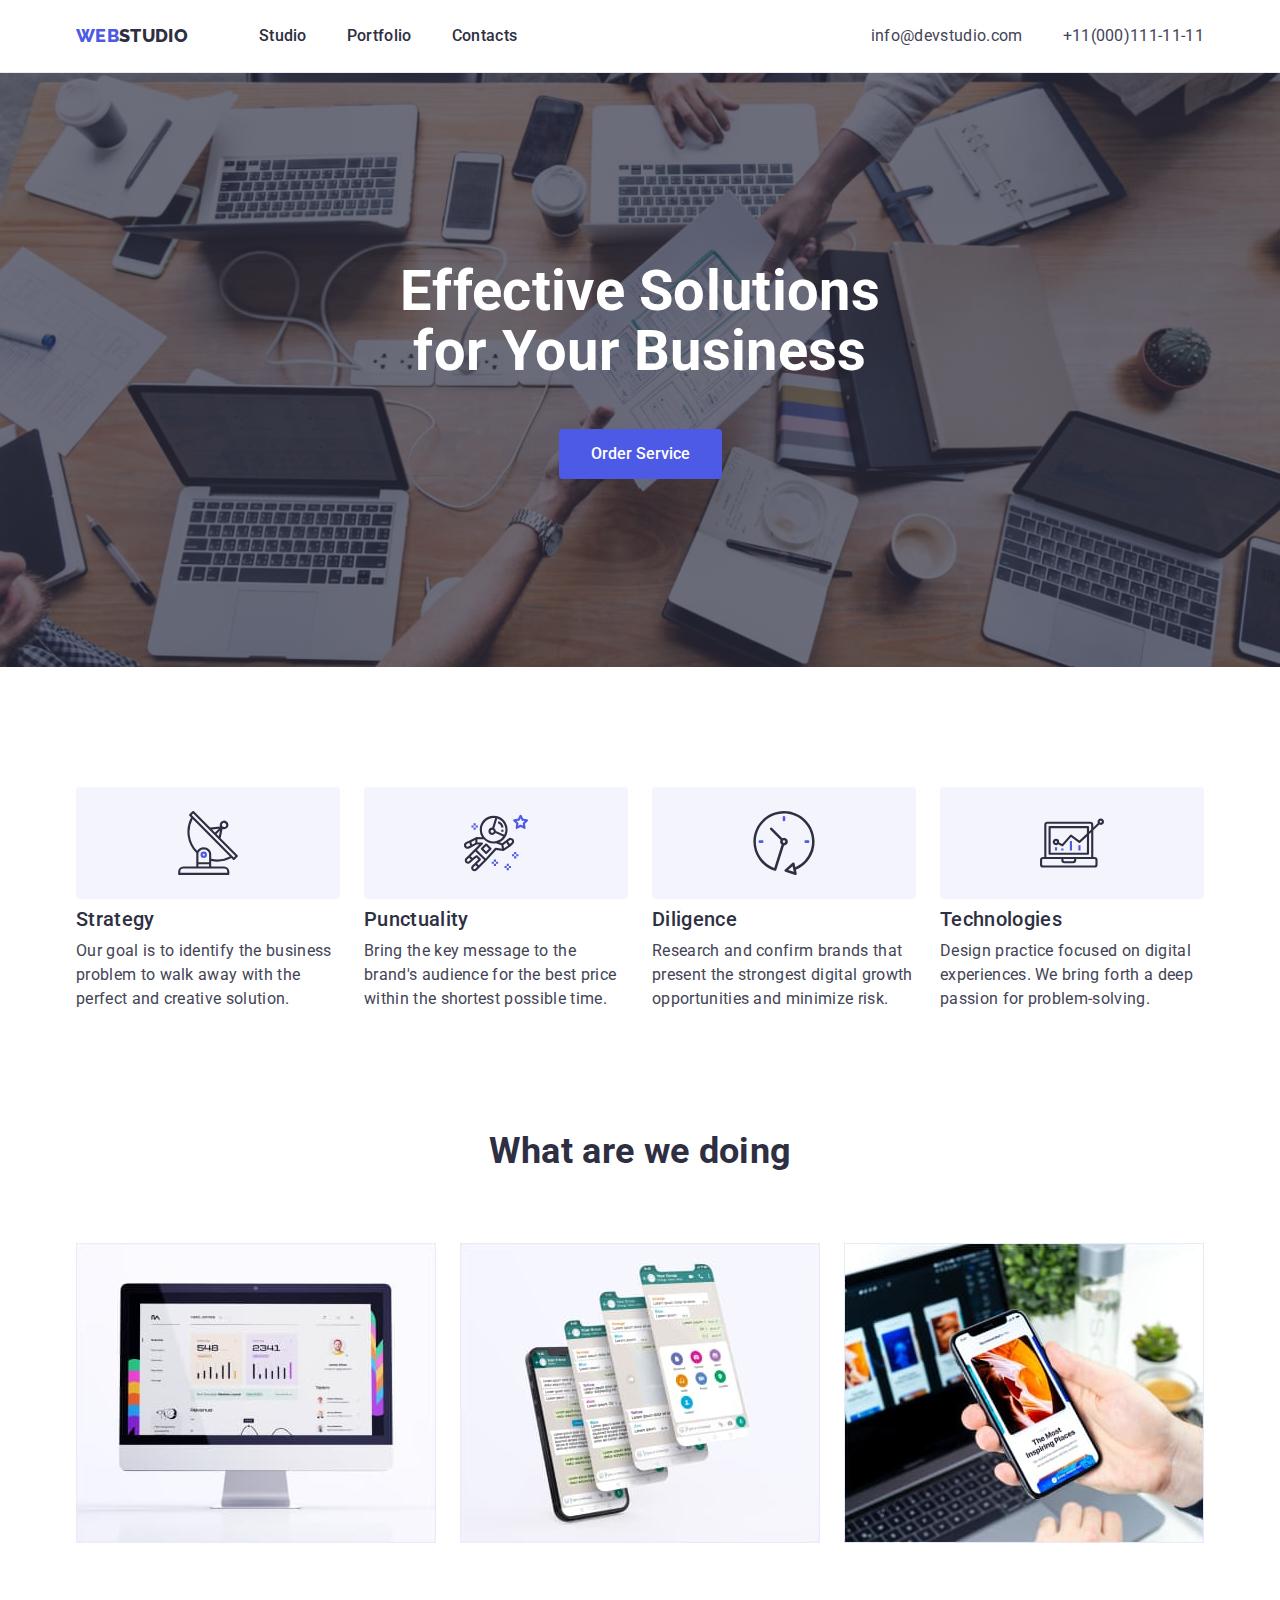
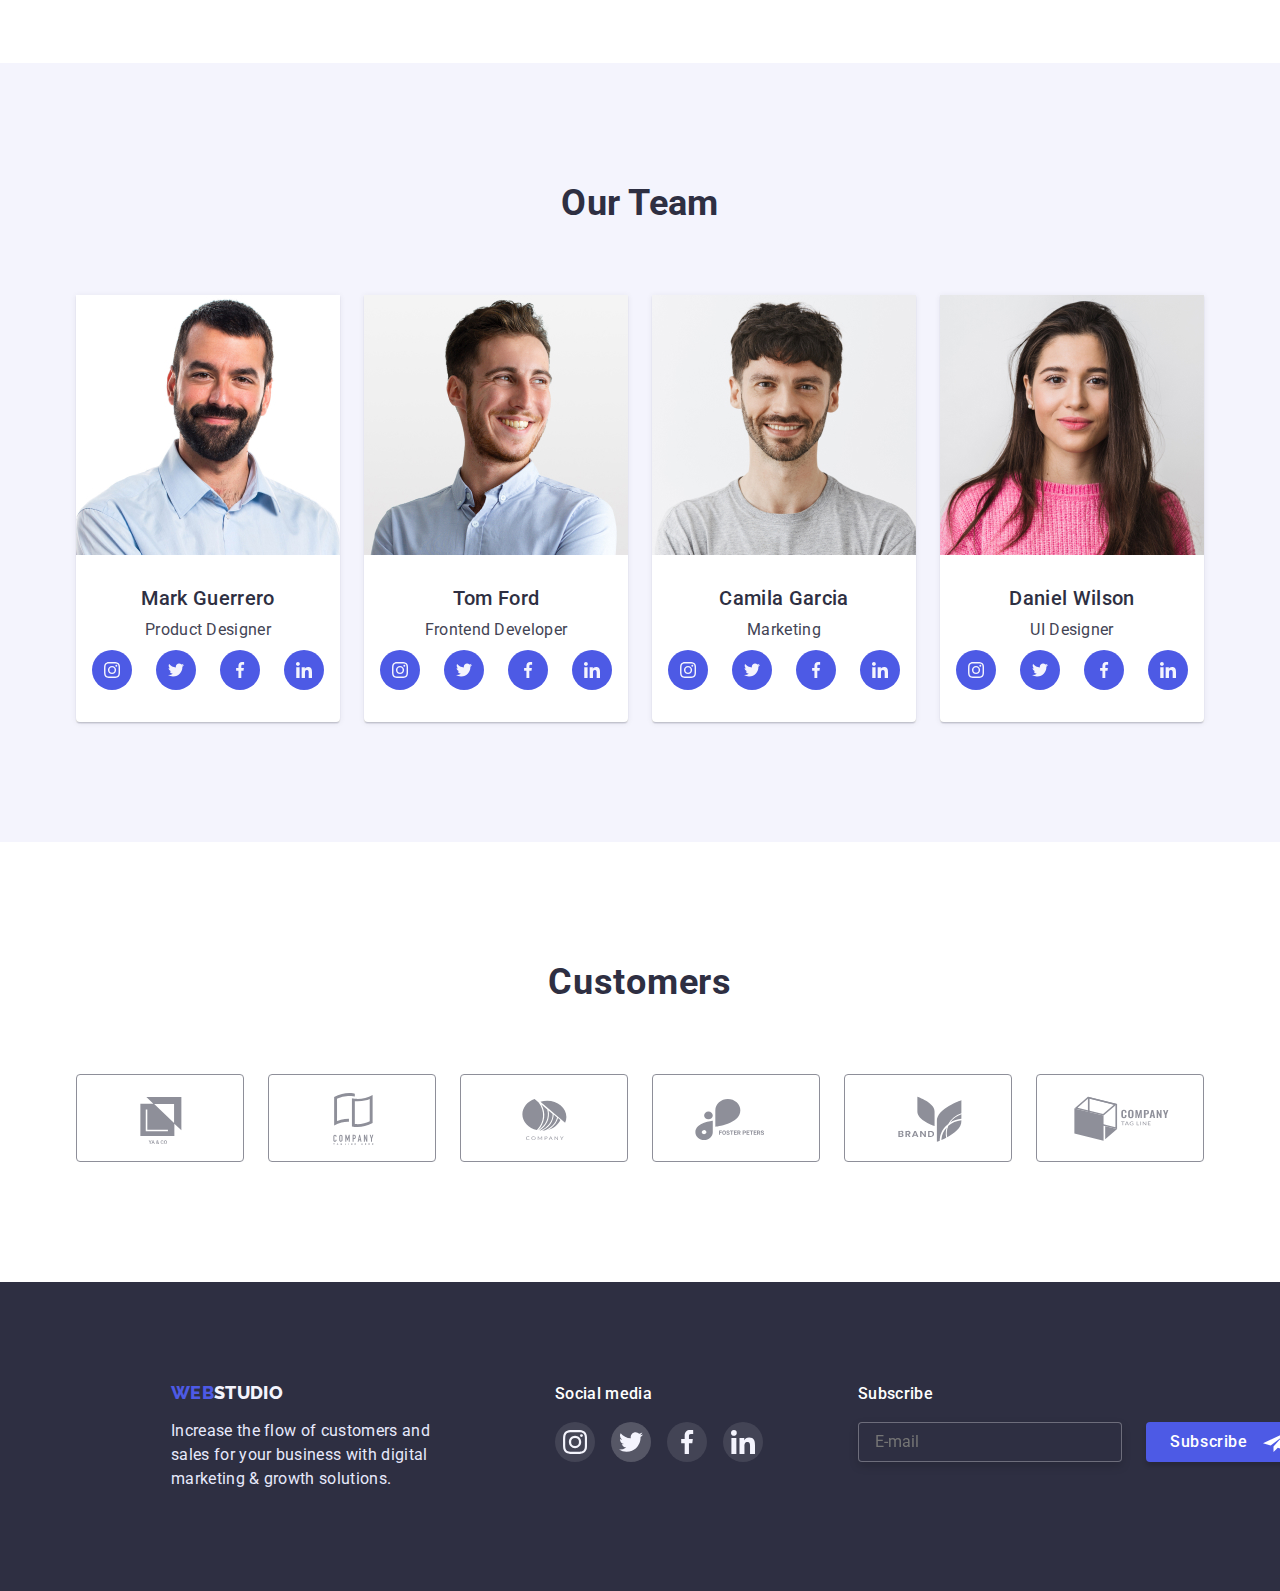
<file: index.html>
<!DOCTYPE html>
<html lang="en">
  <!-- Head -->
  <head>
    <meta charset="UTF-8" />
    <meta http-equiv="X-UA-Compatible" content="IE=edge" />
    <meta name="viewport" content="width=device-width, initial-scale=1.0" />
    <title>Webstudio</title>
    <link
      href="
          https://cdn.jsdelivr.net/npm/modern-normalize@1.1.0/modern-normalize.min.css"
      rel="stylesheet"
    />
    <link
      href="https://fonts.googleapis.com/css2?family=Roboto:wght@400;500;700;900&family=Raleway:wght@800&display=swap"
      rel="stylesheet"
    />
    <link rel="stylesheet" href="./css/styles.css" />
  </head>
  <body>
    <!-- HEADER -->
    <header class="header">
      <div class="container">
        <nav class="header-nav header-container">
          <a class="header-logo link" href="./index.html"
            >Web<span class="logo-studio">studio</span></a
          >
          <ul class="header-list list header-container">
            <li class="header-item">
              <a class="header-item-link link current" href="./index.html"
                >Studio</a
              >
            </li>
            <li class="header-item">
              <a class="header-item-link link" href="./portfolio.html"
                >Portfolio</a
              >
            </li>
            <li class="header-item">
              <a class="header-item-link link" href="">Contacts</a>
            </li>
          </ul>

          <address class="header-contacts">
            <ul class="header-contacts-list list header-container">
              <li class="contacts-item">
                <a
                  class="contacts-item-email link"
                  href="mailto:info@devstudio.com"
                  >info@devstudio.com</a
                >
              </li>
              <!-- email -->
              <li class="contacts-item header-container">
                <a class="contacts-item-tel link" href="tel:+110001111111"
                  >+11(000)111-11-11</a
                >
              </li>
              <!-- tel. number -->
            </ul>
          </address>
        </nav>
      </div>
    </header>
    <main>
      <!-- Hero -->

      <section class="hero">
        <div class="container">
          <h1 class="hero-main-title">Effective Solutions for Your Business</h1>
          <button class="hero-modal-btn" type="button" data-modal-open>
            Order Service
          </button>
        </div>
      </section>

      <!-- Description about company -->

      <section class="descr">
        <div class="container">
          <h2 hidden>Description</h2>
          <ul class="descr-list list">
            <li class="descr-item">
              <div class="icon">
                <svg class="descr-icon" width="64px" height="64px">
                  <use href="./img/icon/symbol-defs.svg#icon-antenna"></use>
                </svg>
              </div>
              <h3 class="descr-caption">Strategy</h3>
              <p class="descr-text">
                Our goal is to identify the business problem to walk away with
                the perfect and creative solution.
              </p>
            </li>
            <li class="descr-item">
              <div class="icon">
                <svg class="descr-icon" width="64px" height="64px">
                  <use href="./img/icon/symbol-defs.svg#icon-astronaut"></use>
                </svg>
              </div>
              <h3 class="descr-caption">Punctuality</h3>
              <p class="descr-text">
                Bring the key message to the brand's audience for the best price
                within the shortest possible time.
              </p>
            </li>
            <li class="descr-item">
              <div class="icon">
                <svg class="descr-icon" width="64px" height="64px">
                  <use href="./img/icon/symbol-defs.svg#icon-clock"></use>
                </svg>
              </div>
              <h3 class="descr-caption">Diligence</h3>
              <p class="descr-text">
                Research and confirm brands that present the strongest digital
                growth opportunities and minimize risk.
              </p>
            </li>
            <li class="descr-item">
              <div class="icon">
                <svg class="descr-icon" width="64px" height="64px">
                  <use href="./img/icon/symbol-defs.svg#icon-diagram"></use>
                </svg>
              </div>
              <h3 class="descr-caption">Technologies</h3>
              <p class="descr-text">
                Design practice focused on digital experiences. We bring forth a
                deep passion for problem-solving.
              </p>
            </li>
          </ul>
        </div>
      </section>

      <!-- Company Services -->

      <section class="services">
        <div class="container">
          <h2 class="services-title">What are we doing</h2>
          <ul class="services-list list">
            <li class="services-item">
              <img
                class="service-item-photo"
                src="./img/servises/servises-1.jpg"
                alt="computer screen"
                width="360"
                height="300"
              />
            </li>
            <li class="services-item">
              <img
                class="service-item-photo"
                src="./img/servises/servises-2.jpg"
                alt="screen telephone"
                width="360"
                height="300"
              />
            </li>
            <li class="services-item">
              <img
                class="service-item-photo"
                src="./img/servises/servises-3.jpg"
                alt="telephone with laptop"
                width="360"
                height="300"
              />
            </li>
          </ul>
        </div>
      </section>

      <!-- Team members -->

      <section class="team">
        <div class="container">
          <h2 class="team-subtitle">Our Team</h2>
          <ul class="team-list list">
            <li class="team-item">
              <div class="container-wrapper">
                <img
                  class="team-photo"
                  src="./img/team-members/team-member-1.jpg"
                  alt="smiling man"
                  width="264"
                  height="260"
                />
                <div class="bottom-part">
                  <h3 class="team-name">Mark Guerrero</h3>
                  <p class="team-position">Product Designer</p>
                  <ul class="team-social list">
                    <li class="team-social-item">
                      <a
                        class="social-link"
                        href="https://www.instagram.com/"
                        rel="noopener noreferrer"
                        aria-label="instagram link"
                      >
                        <svg class="social-icon" width="16px" height="16px">
                          <use
                            href="./img/icon/symbol-defs.svg#icon-instagram"
                          ></use>
                        </svg>
                      </a>
                    </li>
                    <li class="team-social-item">
                      <a
                        class="social-link"
                        href="https://twitter.com/Twitter"
                        rel="noopener noreferrer"
                        aria-label="Twitter link"
                      >
                        <svg class="social-icon" width="16px" height="16px">
                          <use
                            href="./img/icon/symbol-defs.svg#icon-twitter"
                          ></use>
                        </svg>
                      </a>
                    </li>
                    <li class="team-social-item">
                      <a
                        class="social-link"
                        href="https://www.facebook.com/"
                        rel="noopener noreferrer"
                        aria-label="Facebook link"
                      >
                        <svg class="social-icon" width="16px" height="16px">
                          <use
                            href="./img/icon/symbol-defs.svg#icon-facebook"
                          ></use>
                        </svg>
                      </a>
                    </li>
                    <li class="team-social-item">
                      <a
                        class="social-link"
                        href="https://www.linkedin.com/"
                        rel="noopener noreferrer"
                        aria-label="linkedin link"
                      >
                        <svg class="social-icon" width="16px" height="16px">
                          <use
                            href="./img/icon/symbol-defs.svg#icon-linkedin"
                          ></use>
                        </svg>
                      </a>
                    </li>
                  </ul>
                </div>
              </div>
            </li>
            <li class="team-item">
              <div class="container-wrapper">
                <img
                  class="team-photo"
                  src="./img/team-members/team-member-2.jpg"
                  alt="smaling man looking away"
                  width="264"
                  height="260"
                />
                <div class="bottom-part">
                  <h3 class="team-name">Tom Ford</h3>
                  <p class="team-position">Frontend Developer</p>
                  <ul class="team-social list">
                    <li class="team-social-item">
                      <a
                        class="social-link"
                        href="https://www.instagram.com/"
                        rel="noopener noreferrer"
                        aria-label="instagram link"
                      >
                        <svg class="social-icon" width="16px" height="16px">
                          <use
                            href="./img/icon/symbol-defs.svg#icon-instagram"
                          ></use>
                        </svg>
                      </a>
                    </li>
                    <li class="team-social-item">
                      <a
                        class="social-link"
                        href="https://twitter.com/Twitter"
                        rel="noopener noreferrer"
                        aria-label="Twitter link"
                      >
                        <svg class="social-icon" width="16px" height="16px">
                          <use
                            href="./img/icon/symbol-defs.svg#icon-twitter"
                          ></use>
                        </svg>
                      </a>
                    </li>
                    <li class="team-social-item">
                      <a
                        class="social-link"
                        href="https://www.facebook.com/"
                        rel="noopener noreferrer"
                        aria-label="Facebook link"
                      >
                        <svg class="social-icon" width="16px" height="16px">
                          <use
                            href="./img/icon/symbol-defs.svg#icon-facebook"
                          ></use>
                        </svg>
                      </a>
                    </li>
                    <li class="team-social-item">
                      <a
                        class="social-link"
                        href="https://www.linkedin.com/"
                        rel="noopener noreferrer"
                        aria-label="linkedin link"
                      >
                        <svg class="social-icon" width="16px" height="16px">
                          <use
                            href="./img/icon/symbol-defs.svg#icon-linkedin"
                          ></use>
                        </svg>
                      </a>
                    </li>
                  </ul>
                </div>
              </div>
            </li>
            <li class="team-item">
              <div class="container-wrapper">
                <img
                  class="team-photo"
                  src="./img/team-members/team-member-3.jpg"
                  alt="smiling girl in pink sweater"
                  width="264"
                  height="260"
                />
                <div class="bottom-part">
                  <h3 class="team-name">Camila Garcia</h3>
                  <p class="team-position">Marketing</p>
                  <ul class="team-social list">
                    <li class="team-social-item">
                      <a
                        class="social-link"
                        href="https://www.instagram.com/"
                        rel="noopener noreferrer"
                        aria-label="instagram link"
                      >
                        <svg class="social-icon" width="16px" height="16px">
                          <use
                            href="./img/icon/symbol-defs.svg#icon-instagram"
                          ></use>
                        </svg>
                      </a>
                    </li>
                    <li class="team-social-item">
                      <a
                        class="social-link"
                        href="https://twitter.com/Twitter"
                        rel="noopener noreferrer"
                        aria-label="Twitter link"
                      >
                        <svg class="social-icon" width="16px" height="16px">
                          <use
                            href="./img/icon/symbol-defs.svg#icon-twitter"
                          ></use>
                        </svg>
                      </a>
                    </li>
                    <li class="team-social-item">
                      <a
                        class="social-link"
                        href="https://www.facebook.com/"
                        rel="noopener noreferrer"
                        aria-label="Facebook link"
                      >
                        <svg class="social-icon" width="16px" height="16px">
                          <use
                            href="./img/icon/symbol-defs.svg#icon-facebook"
                          ></use>
                        </svg>
                      </a>
                    </li>
                    <li class="team-social-item">
                      <a
                        class="social-link"
                        href="https://www.linkedin.com/"
                        rel="noopener noreferrer"
                        aria-label="linkedin link"
                      >
                        <svg class="social-icon" width="16px" height="16px">
                          <use
                            href="./img/icon/symbol-defs.svg#icon-linkedin"
                          ></use>
                        </svg>
                      </a>
                    </li>
                  </ul>
                </div>
              </div>
            </li>
            <li class="team-item">
              <div class="container-wrapper">
                <img
                  class="team-photo"
                  src="./img/team-members/team-member-4.jpg"
                  alt="smiling beardet man"
                  width="264"
                  height="260"
                />
                <div class="bottom-part">
                  <h3 class="team-name">Daniel Wilson</h3>
                  <p class="team-position">UI Designer</p>
                  <ul class="team-social list">
                    <li class="team-social-item">
                      <a
                        class="social-link"
                        href="https://www.instagram.com/"
                        rel="noopener noreferrer"
                        aria-label="instagram link"
                      >
                        <svg class="social-icon" width="16px" height="16px">
                          <use
                            href="./img/icon/symbol-defs.svg#icon-instagram"
                          ></use>
                        </svg>
                      </a>
                    </li>
                    <li class="team-social-item">
                      <a
                        class="social-link"
                        href="https://twitter.com/Twitter"
                        rel="noopener noreferrer"
                        aria-label="Twitter link"
                      >
                        <svg class="social-icon" width="16px" height="16px">
                          <use
                            href="./img/icon/symbol-defs.svg#icon-twitter"
                          ></use>
                        </svg>
                      </a>
                    </li>
                    <li class="team-social-item">
                      <a
                        class="social-link"
                        href="https://www.facebook.com/"
                        rel="noopener noreferrer"
                        aria-label="Facebook link"
                      >
                        <svg class="social-icon" width="16px" height="16px">
                          <use
                            href="./img/icon/symbol-defs.svg#icon-facebook"
                          ></use>
                        </svg>
                      </a>
                    </li>
                    <li class="team-social-item">
                      <a
                        class="social-link"
                        href="https://www.linkedin.com/"
                        rel="noopener noreferrer"
                        aria-label="linkedin link"
                      >
                        <svg class="social-icon" width="16px" height="16px">
                          <use
                            href="./img/icon/symbol-defs.svg#icon-linkedin"
                          ></use>
                        </svg>
                      </a>
                    </li>
                  </ul>
                </div>
              </div>
            </li>
          </ul>
        </div>
      </section>

      <!-- customers -->

      <section class="customers">
        <div class="container">
          <h2 class="customers-title">Customers</h2>
          <ul class="customers-list list">
            <li class="customers-item">
              <a
                class="customers-link"
                href="#"
                rel="noopener noreferrer"
                aria-label="customer one"
              >
                <svg class="customers-icon" width="104px" height="56px">
                  <use href="./img/icon/symbol-defs.svg#icon-icon-1"></use>
                </svg>
              </a>
            </li>

            <li class="customers-item">
              <a
                class="customers-link"
                href="#"
                rel="noopener noreferrer"
                aria-label="customer two"
              >
                <svg class="customers-icon" width="104px" height="56px">
                  <use href="./img/icon/symbol-defs.svg#icon-icon-2"></use>
                </svg>
              </a>
            </li>
            <li class="customers-item">
              <a
                class="customers-link"
                href="#"
                rel="noopener noreferrer"
                aria-label="customer three"
              >
                <svg class="customers-icon" width="104px" height="56px">
                  <use href="./img/icon/symbol-defs.svg#icon-icon-3"></use>
                </svg>
              </a>
            </li>
            <li class="customers-item">
              <a
                class="customers-link"
                href="#"
                rel="noopener noreferrer"
                aria-label="customer four"
              >
                <svg class="customers-icon" width="104px" height="56px">
                  <use href="./img/icon/symbol-defs.svg#icon-icon-4"></use>
                </svg>
              </a>
            </li>
            <li class="customers-item">
              <a
                class="customers-link"
                href="#"
                rel="noopener noreferrer"
                aria-label="customer five"
              >
                <svg class="customers-icon" width="104px" height="56px">
                  <use href="./img/icon/symbol-defs.svg#icon-icon-5"></use>
                </svg>
              </a>
            </li>
            <li class="customers-item">
              <a
                class="customers-link"
                href="#"
                rel="noopener noreferrer"
                aria-label="customer six"
              >
                <svg class="customers-icon" width="104px" height="56px">
                  <use href="./img/icon/symbol-defs.svg#icon-icon-6"></use>
                </svg>
              </a>
            </li>
          </ul>
        </div>
      </section>
    </main>
    <!-- Footer -->
    <footer class="footer">
      <div class="footer-container container">
        <div class="footer-wrapper">
          <a class="footer-logo link" href="/"
            >Web<span class="footer-logo-studio">studio</span></a
          >
          <p class="footer-text">
            Increase the flow of customers and sales for your business with
            digital marketing & growth solutions.
          </p>
        </div>
        <!-- social s -->

        <div class="footer-social">
          <h2 class="footer-social-title">Social media</h2>
          <ul class="footer-social-list list">
            <li class="footer-social-item">
              <a
                class="footer-social-link"
                href="https://www.instagram.com/"
                rel="noopener noreferrer"
                aria-label="instagram link"
              >
                <svg class="social-icon" width="24px" height="24px">
                  <use href="./img/icon/symbol-defs.svg#icon-instagram"></use>
                </svg>
              </a>
            </li>
            <li class="footer-social-link">
              <a
                class="footer-social-link"
                href="https://twitter.com/Twitter"
                rel="noopener noreferrer"
                aria-label="Twitter link"
              >
                <svg class="social-icon" width="24px" height="24px">
                  <use href="./img/icon/symbol-defs.svg#icon-twitter"></use>
                </svg>
              </a>
            </li>
            <li class="footer-social-item">
              <a
                class="footer-social-link"
                href="https://www.facebook.com/"
                rel="noopener noreferrer"
                aria-label="Facebook link"
              >
                <svg class="social-icon" width="24px" height="24px">
                  <use href="./img/icon/symbol-defs.svg#icon-facebook"></use>
                </svg>
              </a>
            </li>
            <li class="footer-social-item">
              <a
                class="footer-social-link"
                href="https://www.linkedin.com/"
                rel="noopener noreferrer"
                aria-label="linkedin link"
              >
                <svg class="social-icon" width="24px" height="24px">
                  <use href="./img/icon/symbol-defs.svg#icon-linkedin"></use>
                </svg>
              </a>
            </li>
          </ul>
        </div>
      </div>

      <!-- footer-form -->

      <div class="footer-wrapper-form">
        <p class="subscription-title">Subscribe</p>
        <form class="footer-subscription-form">
          <div class="footer-subscription-container">
            <label class="subscription">
              <input
                class="footer-subscription-email"
                type="email"
                name="email"
                placeholder="E-mail"
                required
              />
            </label>

            <svg class="footer-btn-icon" width="24px" height="24px">
              <use href="./img/icon/symbol-defs.svg#icon-footer-btn"></use>
            </svg>
            <button class="footer-subscribe-btn" type="submit">
              Subscribe
            </button>
          </div>
        </form>
      </div>
    </footer>

    <!-- Modal window -->

    <div class="backdrop is-hidden" data-modal>
      <div class="modal">
        <button class="modal-btn" type="button" data-modal-close>
          <svg class="modal-icon" width="8px" height="8px" viewBox="0 0 8 8">
            <use href="./img/icon/symbol-defs.svg"></use>
            <use href="./img/icon/symbol-defs.svg#icon-close"></use>
          </svg>
        </button>

        <strong class="modal-title"
          >Leave your contacts and we will call you back</strong
        >

        <form class="modal-form" name="modal-form">
          <label class="modal-form-label" for="user_name">Name</label>
          <div class="modal-form-group">
            <input
              class="modal-form-field"
              type="text"
              id="user_name"
              required
            />
            <svg class="modal-form-icon" width="18px" height="18px">
              <use href="./img/icon/symbol-defs.svg#icon-personal"></use>
            </svg>
          </div>

          <label class="modal-form-label" for="user_name">Phone</label>
          <div class="modal-form-group">
            <input
              class="modal-form-field"
              type="text"
              id="user_phone"
              required
            />
            <svg class="modal-form-icon" width="18px" height="24px">
              <use href="./img/icon/symbol-defs.svg#icon-phone-modal"></use>
            </svg>
          </div>

          <label class="modal-form-label" for="user_name">Email</label>
          <div class="modal-form-group">
            <input
              class="modal-form-field"
              type="text"
              id="user_email"
              required
            />
            <svg class="modal-form-icon" width="18px" height="24px">
              <use href="./img/icon/symbol-defs.svg#icon-email-modal"></use>
            </svg>
          </div>

          <label class="modal-form-label" for="user_comment">Comment</label>
          <textarea
            class="modal-form-comment"
            name="user_comment"
            id="user_comment"
            rows="6"
            placeholder="Text input"
          ></textarea>

          <label class="modal-form-agreement">
            <input
              class="modal-input-checkbox"
              type="checkbox"
              name="user-agreement"
              required
              id="user-agreement"
              data-modal-checkbox
            />

            <span class="modal-form-descr"
              >I accept the terms and conditions of the
              <a class="modal-form-link" href=""> Privacy Policy</a></span
            >
          </label>
          <button class="modal-form-btn" type="submit">Send</button>
        </form>
      </div>
    </div>
    <!-- script-js -->
    <script src="./js/modal.js"></script>
  </body>
</html>
</file>
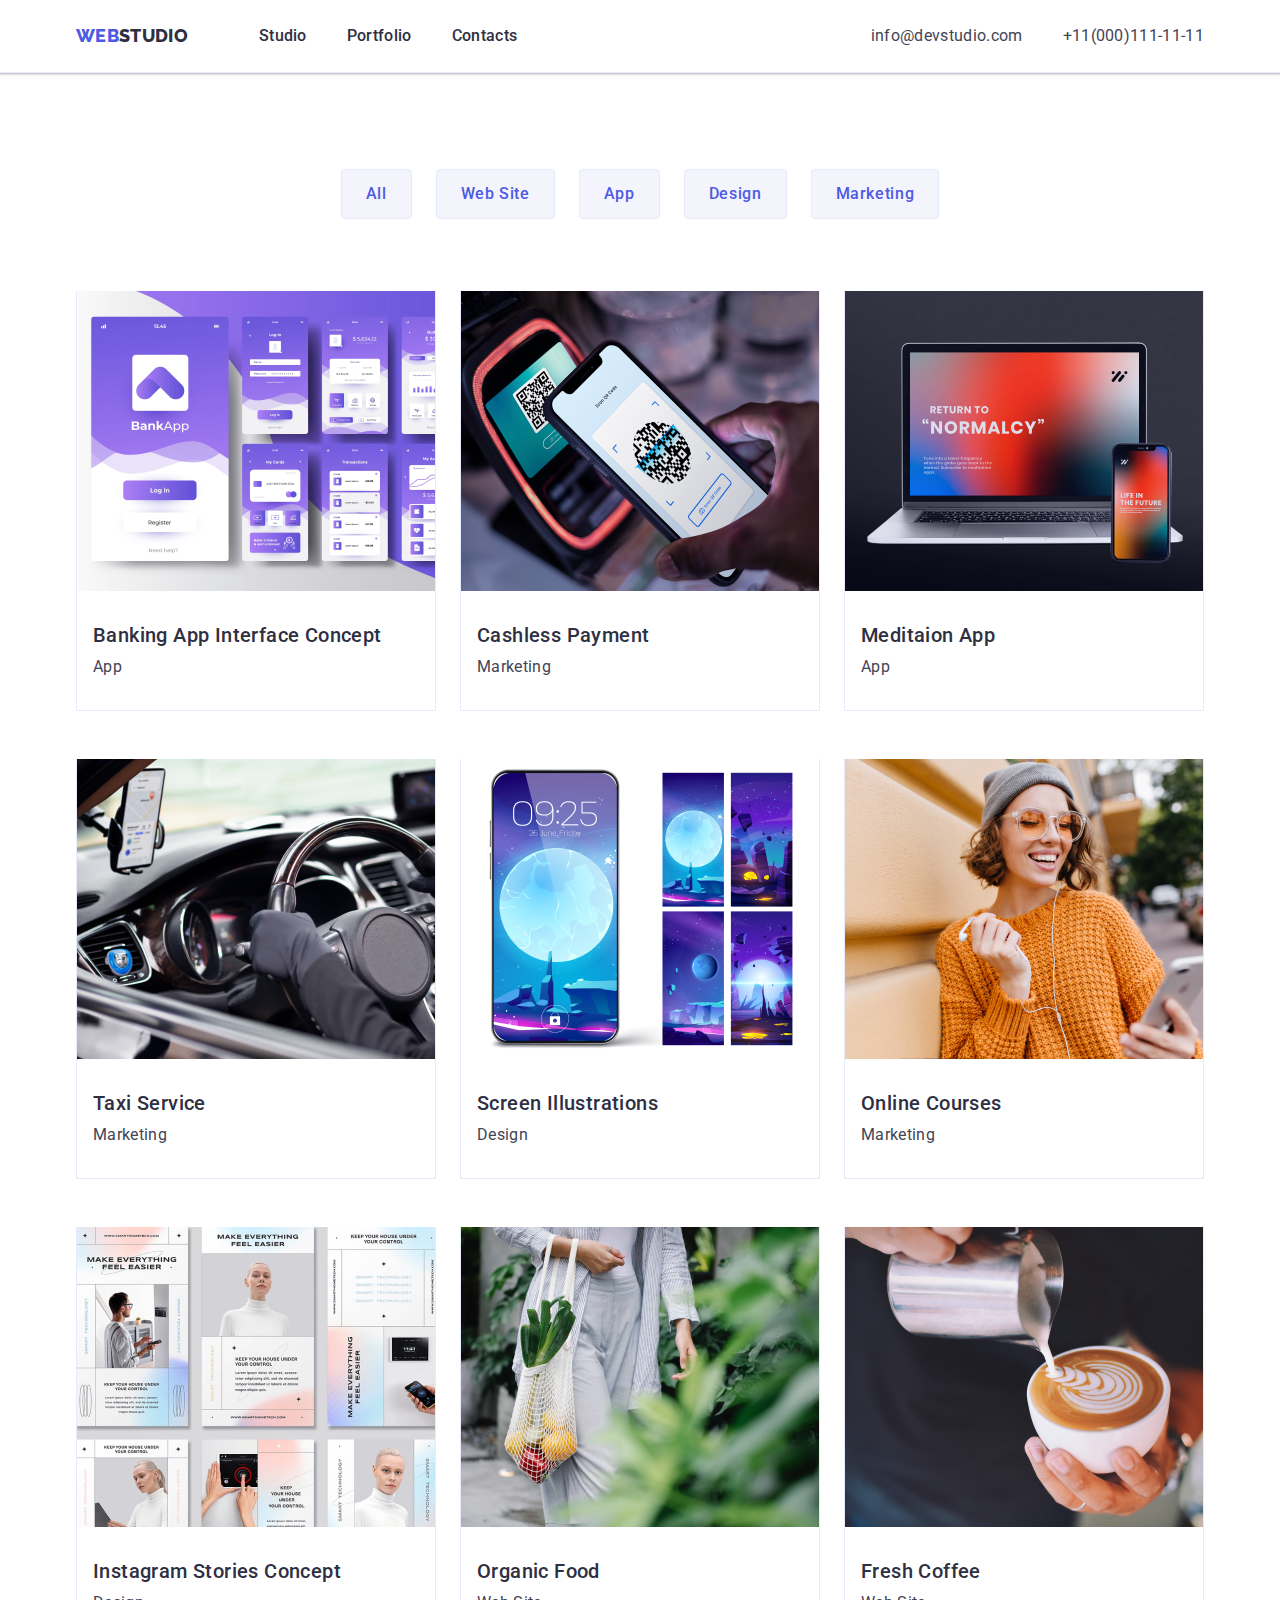
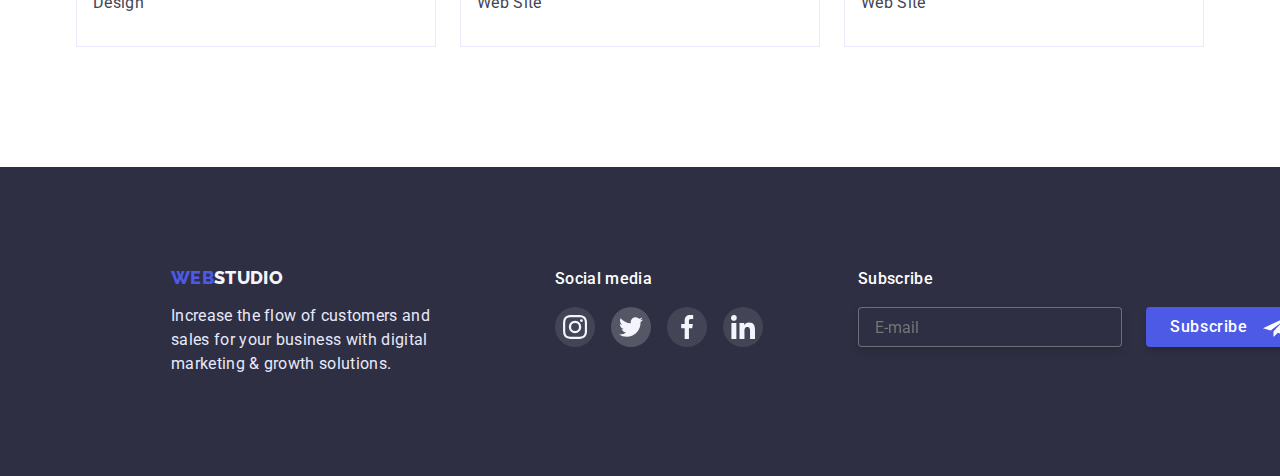
<file: portfolio.html>
<!DOCTYPE html>
<html lang="en">
  <!-- Head -->
  <head>
    <meta charset="UTF-8" />
    <meta http-equiv="X-UA-Compatible" content="IE=edge" />
    <meta name="viewport" content="width=device-width, initial-scale=1.0" />
    <title>Webstudio</title>
    <link
      href="
    https://cdn.jsdelivr.net/npm/modern-normalize@1.1.0/modern-normalize.min.css"
      rel="stylesheet"
    />

    <link
      href="https://fonts.googleapis.com/css2?family=Roboto:wght@400;500;700;900&family=Raleway:wght@800&display=swap"
      rel="stylesheet"
    />
    <link rel="stylesheet" href="./css/styles.css" />
  </head>
  <body>
    <!-- HEADER -->
    <header class="header">
      <div class="container">
        <nav class="header-nav header-container">
          <a class="header-logo link" href="./index.html"
            >Web<span class="logo-studio">studio</span></a
          >
          <ul class="header-list list header-container">
            <li class="header-item">
              <a class="header-item-link link" href="./index.html">Studio</a>
            </li>
            <li class="header-item">
              <a class="header-item-link link current" href="./portfolio.html"
                >Portfolio</a
              >
            </li>
            <li class="header-item">
              <a class="header-item-link link" href="">Contacts</a>
            </li>
          </ul>

          <address class="header-contacts">
            <ul class="header-contacts-list list header-container">
              <li class="contacts-item">
                <a
                  class="contacts-item-email link"
                  href="mailto:info@devstudio.com"
                  >info@devstudio.com</a
                >
              </li>
              <!-- email -->
              <li class="contacts-item header-container">
                <a class="contacts-item-tel link" href="tel:+110001111111"
                  >+11(000)111-11-11</a
                >
              </li>
              <!-- tel. number -->
            </ul>
          </address>
        </nav>
      </div>
    </header>

    <!-- Main -->

    <main>
      <section class="portfolio">
        <div class="container">
          <h1 hidden>Portfolio</h1>
          <ul class="portfolio-list-btn list">
            <li class="link">
              <button class="portfolio-item-btn" type="button">All</button>
            </li>
            <li class="link">
              <button class="portfolio-item-btn" type="button">Web Site</button>
            </li>
            <li class="link">
              <button class="portfolio-item-btn" type="button">App</button>
            </li>
            <li class="link">
              <button class="portfolio-item-btn" type="button">Design</button>
            </li>
            <li class="link">
              <button class="portfolio-item-btn" type="button">
                Marketing
              </button>
            </li>
          </ul>

          <ul class="portfolio-list list">
            <li class="portfolio-list-item">
              <div class="frame-container">
                <a class="portfolio-link link" href="">
                  <div class="portfolio-list-img-wrapper">
                    <img
                      src="./img/portfolio/portfolio-1.png"
                      alt="app inerface photo"
                      width="360"
                      height="300"
                    />

                    <p class="overlay">
                      14 Stylish and User-Friendly App Design Concepts · Task
                      Manager App · Calorie Tracker App · Exotic Fruit Ecommerce
                      App · Cloud Storage App
                    </p>
                  </div>
                  <div class="portfolio-bottom">
                    <h2 class="portfolio-caption">
                      Banking App Interface Concept
                    </h2>
                    <p class="portfolio-text">App</p>
                  </div>
                </a>
              </div>
            </li>

            <li class="portfolio-list-item">
              <div class="frame-container">
                <a class="link" href="">
                  <div class="portfolio-list-img-wrapper">
                    <img
                      src="./img/portfolio/portfolio-2.png"
                      alt="phone scans qrcode"
                      width="360"
                      height="300"
                    />
                    <p class="overlay">
                      14 Stylish and User-Friendly App Design Concepts · Task
                      Manager App · Calorie Tracker App · Exotic Fruit Ecommerce
                      App · Cloud Storage App
                    </p>
                  </div>
                  <div class="portfolio-bottom">
                    <h2 class="portfolio-caption">Cashless Payment</h2>
                    <p class="portfolio-text">Marketing</p>
                  </div>
                </a>
              </div>
            </li>

            <li class="portfolio-list-item">
              <div class="frame-container">
                <a class="link" href="">
                  <div class="portfolio-list-img-wrapper">
                    <img
                      src="./img/portfolio/portfolio-3.png"
                      alt="laptop and phone with the same app"
                      width="360"
                      height="300"
                    />
                    <p class="overlay">
                      14 Stylish and User-Friendly App Design Concepts · Task
                      Manager App · Calorie Tracker App · Exotic Fruit Ecommerce
                      App · Cloud Storage App
                    </p>
                  </div>
                  <div class="portfolio-bottom">
                    <h2 class="portfolio-caption">Meditaion App</h2>
                    <p class="portfolio-text">App</p>
                  </div>
                </a>
              </div>
            </li>

            <li class="portfolio-list-item">
              <div class="frame-container">
                <a class="link" href="">
                  <div class="portfolio-list-img-wrapper">
                    <img
                      src="./img/portfolio/portfolio-4.png"
                      alt="man sitting at the wheel of a car"
                      width="360"
                      height="300"
                    />
                    <p class="overlay">
                      14 Stylish and User-Friendly App Design Concepts · Task
                      Manager App · Calorie Tracker App · Exotic Fruit Ecommerce
                      App · Cloud Storage App
                    </p>
                  </div>
                  <div class="portfolio-bottom">
                    <h2 class="portfolio-caption">Taxi Service</h2>
                    <p class="portfolio-text">Marketing</p>
                  </div>
                </a>
              </div>
            </li>

            <li class="portfolio-list-item">
              <div class="frame-container">
                <a class="link" href="">
                  <div class="portfolio-list-img-wrapper">
                    <img
                      src="./img/portfolio/portfolio-5.png"
                      alt="phone with the moon on the screen"
                      width="360"
                      height="300"
                    />
                    <p class="overlay">
                      14 Stylish and User-Friendly App Design Concepts · Task
                      Manager App · Calorie Tracker App · Exotic Fruit Ecommerce
                      App · Cloud Storage App
                    </p>
                  </div>
                  <div class="portfolio-bottom">
                    <h2 class="portfolio-caption">Screen Illustrations</h2>
                    <p class="portfolio-text">Design</p>
                  </div>
                </a>
              </div>
            </li>

            <li class="portfolio-list-item">
              <div class="frame-container">
                <a class="link" href="">
                  <div class="portfolio-list-img-wrapper">
                    <img
                      src="./img/portfolio/portfolio-6.png"
                      alt="a girl in an oranje sweater speaks on a video call"
                      width="360"
                      height="300"
                    />
                    <p class="overlay">
                      14 Stylish and User-Friendly App Design Concepts · Task
                      Manager App · Calorie Tracker App · Exotic Fruit Ecommerce
                      App · Cloud Storage App
                    </p>
                  </div>
                  <div class="portfolio-bottom">
                    <h2 class="portfolio-caption">Online Courses</h2>
                    <p class="portfolio-text">Marketing</p>
                  </div>
                </a>
              </div>
            </li>
            <li class="portfolio-list-item">
              <div class="frame-container">
                <a class="link" href="">
                  <div class="portfolio-list-img-wrapper">
                    <img
                      src="./img/portfolio/portfolio-7.png"
                      alt="instagram page screenshots"
                      width="360"
                      height="300"
                    />
                    <p class="overlay">
                      14 Stylish and User-Friendly App Design Concepts · Task
                      Manager App · Calorie Tracker App · Exotic Fruit Ecommerce
                      App · Cloud Storage App
                    </p>
                  </div>
                  <div class="portfolio-bottom">
                    <h2 class="portfolio-caption">Instagram Stories Concept</h2>
                    <p class="portfolio-text">Design</p>
                  </div>
                </a>
              </div>
            </li>
            <li class="portfolio-list-item">
              <div class="frame-container">
                <a class="link" href="">
                  <div class="portfolio-list-img-wrapper">
                    <img
                      src="./img/portfolio/portfolio-8.png"
                      alt="girl with a bag of vegetables and fruits"
                      width="360"
                      height="300"
                    />
                    <p class="overlay">
                      14 Stylish and User-Friendly App Design Concepts · Task
                      Manager App · Calorie Tracker App · Exotic Fruit Ecommerce
                      App · Cloud Storage App
                    </p>
                  </div>
                  <div class="portfolio-bottom">
                    <h2 class="portfolio-caption">Organic Food</h2>
                    <p class="portfolio-text">Web Site</p>
                  </div>
                </a>
              </div>
            </li>
            <li class="portfolio-list-item">
              <div class="frame-container">
                <a class="link" href="">
                  <div class="portfolio-list-img-wrapper">
                    <img
                      src="./img/portfolio/portfolio-9.png"
                      alt="barista makes pattern pouring milk into coffee"
                      width="360"
                      height="300"
                    />
                    <p class="overlay">
                      14 Stylish and User-Friendly App Design Concepts · Task
                      Manager App · Calorie Tracker App · Exotic Fruit Ecommerce
                      App · Cloud Storage App
                    </p>
                  </div>
                  <div class="portfolio-bottom">
                    <h2 class="portfolio-caption">Fresh Coffee</h2>
                    <p class="portfolio-text">Web Site</p>
                  </div>
                </a>
              </div>
            </li>
          </ul>
        </div>
      </section>
    </main>

    <!-- Footer -->
    <footer class="footer">
      <div class="footer-container container">
        <div class="footer-wrapper">
          <a class="footer-logo link" href="/"
            >Web<span class="footer-logo-studio">studio</span></a
          >
          <p class="footer-text">
            Increase the flow of customers and sales for your business with
            digital marketing & growth solutions.
          </p>
        </div>
        <!-- social s -->

        <div class="footer-social">
          <h2 class="footer-social-title">Social media</h2>
          <ul class="footer-social-list list">
            <li class="footer-social-item">
              <a
                class="footer-social-link"
                href="https://www.instagram.com/"
                rel="noopener noreferrer"
                aria-label="instagram link"
              >
                <svg class="social-icon" width="24px" height="24px">
                  <use href="./img/icon/symbol-defs.svg#icon-instagram"></use>
                </svg>
              </a>
            </li>
            <li class="footer-social-link">
              <a
                class="footer-social-link"
                href="https://twitter.com/Twitter"
                rel="noopener noreferrer"
                aria-label="Twitter link"
              >
                <svg class="social-icon" width="24px" height="24px">
                  <use href="./img/icon/symbol-defs.svg#icon-twitter"></use>
                </svg>
              </a>
            </li>
            <li class="footer-social-item">
              <a
                class="footer-social-link"
                href="https://www.facebook.com/"
                rel="noopener noreferrer"
                aria-label="Facebook link"
              >
                <svg class="social-icon" width="24px" height="24px">
                  <use href="./img/icon/symbol-defs.svg#icon-facebook"></use>
                </svg>
              </a>
            </li>
            <li class="footer-social-item">
              <a
                class="footer-social-link"
                href="https://www.linkedin.com/"
                rel="noopener noreferrer"
                aria-label="linkedin link"
              >
                <svg class="social-icon" width="24px" height="24px">
                  <use href="./img/icon/symbol-defs.svg#icon-linkedin"></use>
                </svg>
              </a>
            </li>
          </ul>
        </div>
      </div>

      <!-- footer-form -->

      <div class="footer-wrapper-form">
        <p class="subscription-title">Subscribe</p>
        <form class="footer-subscription-form">
          <div class="footer-subscription-container">
            <label class="subscription">
              <input
                class="footer-subscription-email"
                type="email"
                name="email"
                placeholder="E-mail"
              />
            </label>

            <svg class="footer-btn-icon" width="24px" height="24px">
              <use href="./img/icon/symbol-defs.svg#icon-footer-btn"></use>
            </svg>
            <button class="footer-subscribe-btn" type="submit">
              Subscribe
            </button>
          </div>
        </form>
      </div>
    </footer>
    <script src="./js/modal.js"></script>
  </body>
</html>
</file>
<file: css/styles.css>
body {
  background-color: var(--color-white);
  color: var(--color-slate);
  font-family: "Roboto", sans-serif;
  font-weight: 400;
  font-size: 16px;
  line-height: calc(24 / 16);
  letter-spacing: 0.02em;
}

h1,
h2,
h3,
h4,
p {
  margin-bottom: 0;
  margin-top: 0;
}
ul {
  margin-bottom: 0;
  margin-top: 0;
  padding-left: 0;
}
img {
  display: block;
}
.list {
  list-style: none;
}
.link {
  text-decoration: none;
}
*::before,
*::after {
  box-sizing: border-box;
  margin: 0px;
  padding: 0px;
  margin-bottom: 0;
  margin-top: 0;
  padding-left: 0;
}

:root {
  --color-iris: #4d5ae5;
  --color-ocean: #404bbf;
  --color-navy-blue: #2e2f42;
  --color-green: #31d0aa;
  --color-slate: #434455;
  --color-light-slate: #8e8f99;
  --color-cornflower: #e7e9fc;
  --color-cloud: #f4f4fd;
  --color-navy-blue-modal: #2e2f42;
  --color-grey: #2e2f42;
  --color-white: #ffffff;
  --background-modal: #fcfcfc;

  /* animations */
  --tran-fast: 250ms ease-in;
  --tran-slow: 500ms ease-in-out;
}
.container {
  width: 1158px;
  margin-left: auto;
  margin-right: auto;
  padding-left: 15px;
  padding-right: 15px;
}
.header-list {
  display: flex;
  gap: 40px;
}

/* HEADER */
.header {
  border-bottom: 1px solid #e7e9fc;
  box-shadow: 0px 2px 1px rgba(46, 47, 66, 0.08),
    0px 1px 1px rgba(46, 47, 66, 0.16), 0px 1px 6px rgba(46, 47, 66, 0.08);
}

.header-container {
  display: flex;
  align-items: center;
}
.header-logo {
  font-family: "Raleway", sans-serif;
  font-style: normal;
  font-weight: 800;
  font-size: 18px;
  line-height: calc(24 / 18);
  display: inline-block;
  color: var(--color-iris);
  margin-right: 71px;
  text-transform: uppercase;
}
.logo-studio {
  color: var(--color-grey);
}
.header-item-link {
  padding-top: 24px;
  padding-bottom: 24px;
  position: relative;
  display: block;
  font-weight: 500;
  color: var(--color-navy-blue-modal);
  transition: color 250ms cubic-bezier(0.4, 0, 0.2, 1);
}
.header-item-link.current::after {
  content: "";
  position: absolute;
  bottom: 0;
  display: block;
  width: 100%;
  height: 4px;
  border-radius: 4px;
  color: var(--color-ocean);
}
.header-contacts {
  margin-left: auto;
}
.header-contacts-list {
  column-gap: 40px;
}

.header-item-link:hover,
.header-item-link:focus {
  color: var(--color-ocean);
}
.contacts-item-email {
  color: var(--color-slate);
  font-style: normal;
  transition: color 250ms cubic-bezier(0.4, 0, 0.2, 1);
}
.contacts-item-email:hover,
.contacts-item-email:focus {
  color: var(--color-ocean);
}
.contacts-item-tel {
  color: var(--color-slate);
  font-style: normal;
  transition: color 250ms cubic-bezier(0.4, 0, 0.2, 1);
}
.contacts-item-tel:hover,
.contacts-item-tel:focus {
  color: var(--color-ocean);
}

/* HERO */

.hero {
  background-color: var(--color-navy-blue-modal);
  background-image: linear-gradient(
      rgba(46, 47, 66, 0.7),
      rgba(46, 47, 66, 0.7)
    ),
    url(../img/hero/people-office\ 1.jpg);
  background-repeat: no-repeat;
  background-position: center;
  background-size: cover;
  max-width: 1440px;
  padding: 188px 0;
  text-align: center;
  margin: 0 auto;
}
.hero-main-title {
  font-weight: 700;
  font-size: 56px;
  line-height: calc(60 / 56);
  width: 500px;
  color: var(--color-white);
  margin: auto;
  margin-bottom: 48px;
}
.hero-modal-btn {
  background: var(--color-iris);
  color: var(--color-white);
  font-weight: 500;
  display: inline-flex;
  padding: 16px 32px;
  align-items: center;
  justify-content: center;
  border: none;
  border-radius: 4px;
  transition: background-color 250ms cubic-bezier(0.4, 0, 0.2, 1);
}
.hero-modal-btn:hover,
.hero-modal-btn:focus {
  background-color: var(--color-ocean);
  cursor: pointer;
}

/* DESCRIPTION ABOUT CONPANY */
.icon {
  width: 264px;
  height: 112px;
  display: flex;
  justify-content: center;
  align-items: center;
  background: #f4f4fd;
  border-radius: 4px;
}
.descr {
  padding: 120px 0 120px 0;
}
.descr-list {
  display: flex;
  column-gap: 24px;
}
.descr-caption {
  font-weight: 500;
  font-size: 20px;
  line-height: calc(24 / 20);
  color: var(--color-navy-blue);
  margin-top: 8px;
  margin-bottom: 8px;
}

/* SERVICES */
.services {
  padding-bottom: 120px;
}
.services-title {
  font-weight: 700;
  font-size: 36px;
  line-height: calc(40 / 36);
  text-align: center;
  color: var(--color-navy-blue);
  margin: 0 0 72px 0;
}

.services-list {
  display: flex;
  column-gap: 24px;
}

/* Team */
.team {
  background: #f4f4fd;
  padding: 120px 0px;
}
.team-item {
  background-color: #ffffff;
}

.team-subtitle {
  font-weight: 700;
  font-size: 36px;
  line-height: calc(40 / 36);
  text-align: center;
  color: var(--color-grey);
  margin: 0px 0 72px 0;
}
.bottom-part {
  padding: 32px 16px;
  text-align: center;
}
.team-list {
  display: flex;
  column-gap: 24px;
}
.team-name {
  font-weight: 500;
  font-size: 20px;
  line-height: calc(40 / 36);
  color: var(--color-navy-blue-modal);
  margin-bottom: 8px;
}
.container-wrapper {
  box-shadow: 0px 1px 6px rgba(46, 47, 66, 0.08),
    0px 1px 1px rgba(46, 47, 66, 0.16), 0px 2px 1px rgba(46, 47, 66, 0.08);
  border-radius: 0px 0px 4px 4px;
  border-top: none;
}
.team-position {
  margin-bottom: 8px;
}
.team-social {
  display: flex;
  align-items: center;
  column-gap: 24px;
}
.social-link {
  display: flex;
  justify-content: center;
  align-items: center;
  width: 40px;
  height: 40px;
  border-radius: 50%;
  background-color: var(--color-iris);
  transition: background-color 250ms cubic-bezier(0.4, 0, 0.2, 1);
}
.social-link:hover,
.social-link:focus {
  background-color: var(--color-ocean);
}

/* customes */
.customers {
  padding: 120px 0;
}

.customers-title {
  font-weight: 700;
  font-size: 36px;
  line-height: calc(40 / 36);
  text-align: center;
  letter-spacing: 0.02em;
  color: var(--color-grey);
  margin-bottom: 72px;
}
.customers-item {
  width: 168px;
}
.customers-link {
  display: flex;
  justify-content: center;
  align-items: center;
  border: 1px solid #8e8f99;
  border-radius: 4px;
  height: 88px;
  width: 100%;
  color: var(--color-light-slate);
  transition: color 250ms cubic-bezier(0.4, 0, 0.2, 1),
    border 250ms cubic-bezier(0.4, 0, 0.2, 1);
}
.customers-icon {
  fill: currentColor;
  transition: fill 250ms cubic-bezier(0.4, 0, 0.2, 1);
}

.customers-list {
  display: flex;
  align-items: center;
  justify-content: center;
  column-gap: 24px;
}

.customers-link:hover,
.customers-link:focus {
  border: 1px solid var(--color-ocean);
  color: var(--color-ocean);
}
.customers-icon:hover,
.customers-icon:focus {
  fill: var(--color-ocean);
}

/* FOOTER */

.footer {
  display: flex;
  background: var(--color-navy-blue-modal);
  padding-top: 100px;
  padding-bottom: 100px;
  padding-right: 159px;
  padding-left: 156px;
}
.footer-wrapper {
  margin-right: 120px;
}
.footer-logo {
  font-family: "Raleway", sans-serif;
  font-style: normal;
  font-weight: 800;
  font-size: 18px;
  line-height: calc(21 / 18);
  display: flex;
  text-transform: uppercase;
  color: var(--color-iris);
}
.footer-logo-studio {
  color: var(--color-cloud);
}
.footer-text {
  color: var(--color-cornflower);
  width: 264px;
  height: 72px;
  margin-top: 16px;
}
.footer-container {
  display: flex;
  justify-content: start;
}
.footer-social {
  margin-right: 80px;
}

.footer-social-title {
  font-weight: 500;
  font-size: 16px;
  line-height: calc(24 / 16);
  letter-spacing: 0.02em;
  color: var(--color-white);
  margin-bottom: 16px;
}

.footer-social-list {
  display: flex;
  align-items: center;
  justify-content: center;
  column-gap: 16px;
}
.footer-social-link {
  display: flex;
  justify-content: center;
  align-items: center;
  width: 40px;
  height: 40px;
  border-radius: 50%;
  background-color: rgba(255, 255, 255, 0.1);
  transition: background-color 250ms cubic-bezier(0.4, 0, 0.2, 1);
}
.footer-social-link:focus,
.footer-social-link:hover {
  background-color: var(--color-green);
}

.footer-subscription-container {
  display: flex;
  align-items: center;
  justify-content: center;
  position: relative;
}
.subscription-title {
  font-family: inherit;
  font-weight: 500;
  font-size: 16px;
  line-height: calc(24 / 16);
  letter-spacing: 0.02em;
  color: var(--color-white);
  margin-bottom: 16px;
}
.footer-subscription-form {
  display: flex;
  align-items: center;
  justify-content: center;
}
.subscription {
  display: flex;
  align-items: center;
  justify-content: center;
}

.footer-subscription-email {
  width: 264px;
  height: 40px;
  background-color: var(--color-navy-blue-modal);
  border: 1px solid rgba(255, 255, 255, 0.3);
  filter: drop-shadow(0px 4px 4px rgba(0, 0, 0, 0.15));
  border-radius: 4px;
  padding: 8px 16px;
  color: var(--color-white);
  margin-right: 24px;
}
.footer-subscribe-btn {
  display: flex;
  align-items: center;
  font-size: 16px;
  line-height: calc(24 / 16);
  letter-spacing: 0.04em;
  width: 165px;
  height: 40px;
  background: var(--color-iris);
  color: var(--color-white);
  font-weight: 500;
  box-shadow: 0px 4px 4px rgba(0, 0, 0, 0.15);
  border: none;
  border-radius: 4px;
  padding: 8px 24px;
}
.footer-btn-icon {
  position: absolute;
  top: 50%;
  right: 24px;
  transform: translateY(-50%);
  fill: var(--color-white);
}

/* modal window */
.backdrop {
  position: fixed;
  top: 0;
  left: 0;
  width: 100%;
  height: 100%;
  opacity: 1;
  visibility: visible;
  background-color: rgba(46, 47, 66, 0.4);
  transition: opacity var(--tran-fast), visibility var(--tran-fast);
}
.modal {
  position: absolute;
  padding: 72px 24px 24px 24px;

  top: 50%;
  left: 50%;
  width: 408px;
  min-height: 584px;
  background-color: var(--background-modal);
  border-radius: 4px;
  box-shadow: 0px 1px 1px rgba(0, 0, 0, 0.14), 0px 1px 3px rgba(0, 0, 0, 0.12),
    0px 2px 1px rgba(0, 0, 0, 0.2);
  transition-duration: 250ms;
  transition-timing-function: cubic-bezier(0.4, 0, 0.2, 1);
  transition: transform 150ms ease, opacity 150ms ease;
  transform: translate(-50%, -50%);
}

.modal-btn {
  position: absolute;
  display: flex;
  align-items: center;
  justify-content: center;
  background-color: var(--color-cornflower);
  fill: black;
  cursor: pointer;
  top: 24px;
  right: 24px;
  width: 24px;
  height: 24px;
  border-radius: 50%;
  border: 1px solid rgba(0, 0, 0, 0.1);
  transition: background-color 250ms cubic-bezier(0.4, 0, 0.2, 1),
    fill 250ms cubic-bezier(0.4, 0, 0.2, 1);
}

.modal-title {
  display: block;
  margin-bottom: 16px;
  text-align: center;
  font-weight: 500;
  color: var(--color-navy-blue);
}

.modal-form-label {
  display: block;
  font-size: 12px;
  color: var(--color-light-slate);
  letter-spacing: 0.04em;
  margin-bottom: 4px;
}
.modal-form-group {
  position: relative;
  margin-bottom: 8px;
}
.modal-form-field {
  display: block;
  width: 100%;
  height: 40px;
  border: 1px solid rgba(33, 33, 33, 0.2);
  border-radius: 4px;
  padding-left: 38px;
  padding-right: 38px;
  transition: outline-color var(--tran-fast) cubic-bezier(0.4, 0, 0.2, 1);
}

.modal-form-field:focus,
.modal-form-field:hover,
.modal-form-field:focus-visible {
  outline-color: var(--color-iris);
}
.modal-form-field:focus + .modal-form-icon {
  fill: var(--color-iris);
}

.modal-form-icon {
  position: absolute;
  top: 50%;
  left: 16px;
  transform: translateY(-50%);
  pointer-events: none;
  transition: fill 250ms ease-in;
}

.modal-btn:hover,
.modal-btn:focus {
  fill: #ffffff;
  background-color: var(--color-ocean);
}
.modal-form-comment {
  display: block;
  width: 100%;
  height: 120px;
  border: 1px solid rgba(33, 33, 33, 0.2);
  border-radius: 4px;
  font-size: 12px;
  padding: 8px 16px;
  resize: none;
  margin-bottom: 16px;
  transition: outline-color var(--tran-fast) cubic-bezier(0.4, 0, 0.2, 1);
}
.modal-form-comment:hover,
.modal-form-comment:focus,
.modal-form-comment:focus-visible {
  outline-color: var(--color-iris);
}
.modal-form-comment::placeholder {
  color: rgba(117, 117, 117, 0.5);
}
.modal-form-agreement {
  display: flex;
  align-items: center;
  justify-content: center;
  gap: 8px;
  margin-bottom: 24px;
}
.modal-input-checkbox {
  appearance: none;
  display: block;
  width: 16px;
  height: 16px;
  border: 1.25px solid #2e2f42;
  border-radius: 2px;
  transition: background-color 250ms cubic-bezier(0.4, 0, 0.2, 1),
    border-color 250ms cubic-bezier(0.4, 0, 0.2, 1);
}
.modal-input-checkbox:checked {
  background-color: var(--color-ocean);
  border-color: var(--color-ocean);
  background-image: url("data:image/svg+xml,%3Csvg xmlns='http://www.w3.org/2000/svg' width='10' height='8' fill='none'%3E%3Cpath fill='%23F4F4FD' d='M8.446.255A.917.917 0 0 1 10 .901a.928.928 0 0 1-.242.649L4.864 7.704a.92.92 0 0 1-1.019.229.92.92 0 0 1-.306-.204L.293 4.466a.925.925 0 0 1-.226-1.024.925.925 0 0 1 .87-.578.916.916 0 0 1 .656.294L4.162 5.74 8.422.282a.329.329 0 0 1 .025-.027h-.001Z'/%3E%3C/svg%3E");
  background-repeat: no-repeat;
  background-position: center;
  background-size: 10px;
}

.modal-form-descr {
  font-size: 12px;
  user-select: none;
}
.modal-form-link {
  color: var(--color-iris);
}
.modal-form-btn {
  background: var(--color-iris);
  color: var(--color-white);
  font-weight: 500;
  display: block;
  padding: 16px 32px;
  width: 169px;
  height: 56px;
  margin-left: auto;
  margin-right: auto;
  box-shadow: 0px 4px 4px rgba(0, 0, 0, 0.15);
  border: none;
  border-radius: 4px;
  transition: background-color 250ms cubic-bezier(0.4, 0, 0.2, 1);
  box-shadow: 250ms cubic-bezier(0.4, 0, 0.2, 1);
}
/* .modal-form-btn:disabled {
  filter: grayscale(1);
  background-color: transparent;
  color: inherit;
  cursor: not-allowed;
} */

.modal-form-btn:hover,
.modal-form-btn:focus {
  background-color: var(--color-ocean);
  cursor: pointer;
  box-shadow: 0px 4px 4px rgba(0, 0, 0, 0.15);
}

.backdrop.is-hidden {
  opacity: 0;
  visibility: hidden;
  pointer-events: none;
}
.backdrop.is-hidden.modal {
  transform: translate(-50%, -70%);
  opacity: 0;
}

/* portfolio */

.portfolio {
  padding-top: 96px;
  padding-bottom: 120px;
}

.portfolio-caption {
  font-weight: 500;
  font-size: 20px;
  line-height: calc(24 / 20);
  letter-spacing: 0.02em;
  color: var(--color-navy-blue);
  margin-bottom: 8px;
}
.portfolio-item-btn {
  padding: 12px 24px;
  border: none;
  color: var(--color-iris);
  border-radius: 4px;
  background: #f4f4fd;
  border: 1px solid #e7e9fc;
  font-weight: 500;
  font-size: 16px;
  line-height: calc(24 / 16);
  align-items: center;
  text-align: center;
  letter-spacing: 0.04em;
  transition: background-color 250ms cubic-bezier(0.4, 0, 0.2, 1),
    color 250ms cubic-bezier(0.4, 0, 0.2, 1),
    border 250ms cubic-bezier(0.4, 0, 0.2, 1),
    box-shadow 250ms cubic-bezier(0.4, 0, 0.2, 1);
}

.portfolio-item-btn:focus,
.portfolio-item-btn:hover {
  background-color: var(--color-ocean);
  cursor: pointer;
  color: #ffffff;
  border: var(--color-ocean);
  box-shadow: 0px 3px 1px rgba(0, 0, 0, 0.1), 0px 2px 1px rgba(0, 0, 0, 0.08),
    0px 2px 2px rgba(0, 0, 0, 0.12);
}
.portfolio-text {
  color: var(--color-slate);
}

.portfolio-list-btn {
  color: var(--color-iris);
  align-items: center;
  justify-content: center;
  display: flex;
  flex-wrap: wrap;
  column-gap: 24px;
  margin-bottom: 72px;
}
.portfolio-list {
  display: flex;
  flex-wrap: wrap;
  column-gap: 24px;
  row-gap: 48px;
  margin-top: 72px;
}

.portfolio-list-item {
  flex-basis: calc(100%-24px * 2) / 3;
}
.link {
  display: block;
  position: relative;
}

.portfolio-list-img-wrapper {
  position: relative;
  overflow: hidden;
  width: 100%;
}

.overlay {
  background-color: var(--color-iris);
  padding: 40px 32px;
  color: var(--color-cloud);
  position: absolute;
  left: 0;
  top: 0;
  width: 100%;
  height: 100%;
  opacity: 0;
  transform: translateY(100%);
  transition: transform 250ms cubic-bezier(0.4, 0, 0.2, 1),
    opacity 250ms cubic-bezier(0.4, 0, 0.2, 1);
}
.portfolio-list-item:hover .overlay {
  transform: translateY(0);
  opacity: 1;
}
.frame-container {
  width: 360px;
  height: 420px;
  border: 1px solid #e7e9fc;
  border-top: none;
}
.frame-container:hover,
.frame-container:focus {
  border: 0.5px solid var(--color-cloud);
  box-shadow: 0px 1px 6px rgba(46, 47, 66, 0.08),
    0px 1px 1px rgba(46, 47, 66, 0.16), 0px 2px 1px rgba(46, 47, 66, 0.08);
}

.portfolio-bottom {
  padding: 32px 0px 32px 16px;
}
</file>
